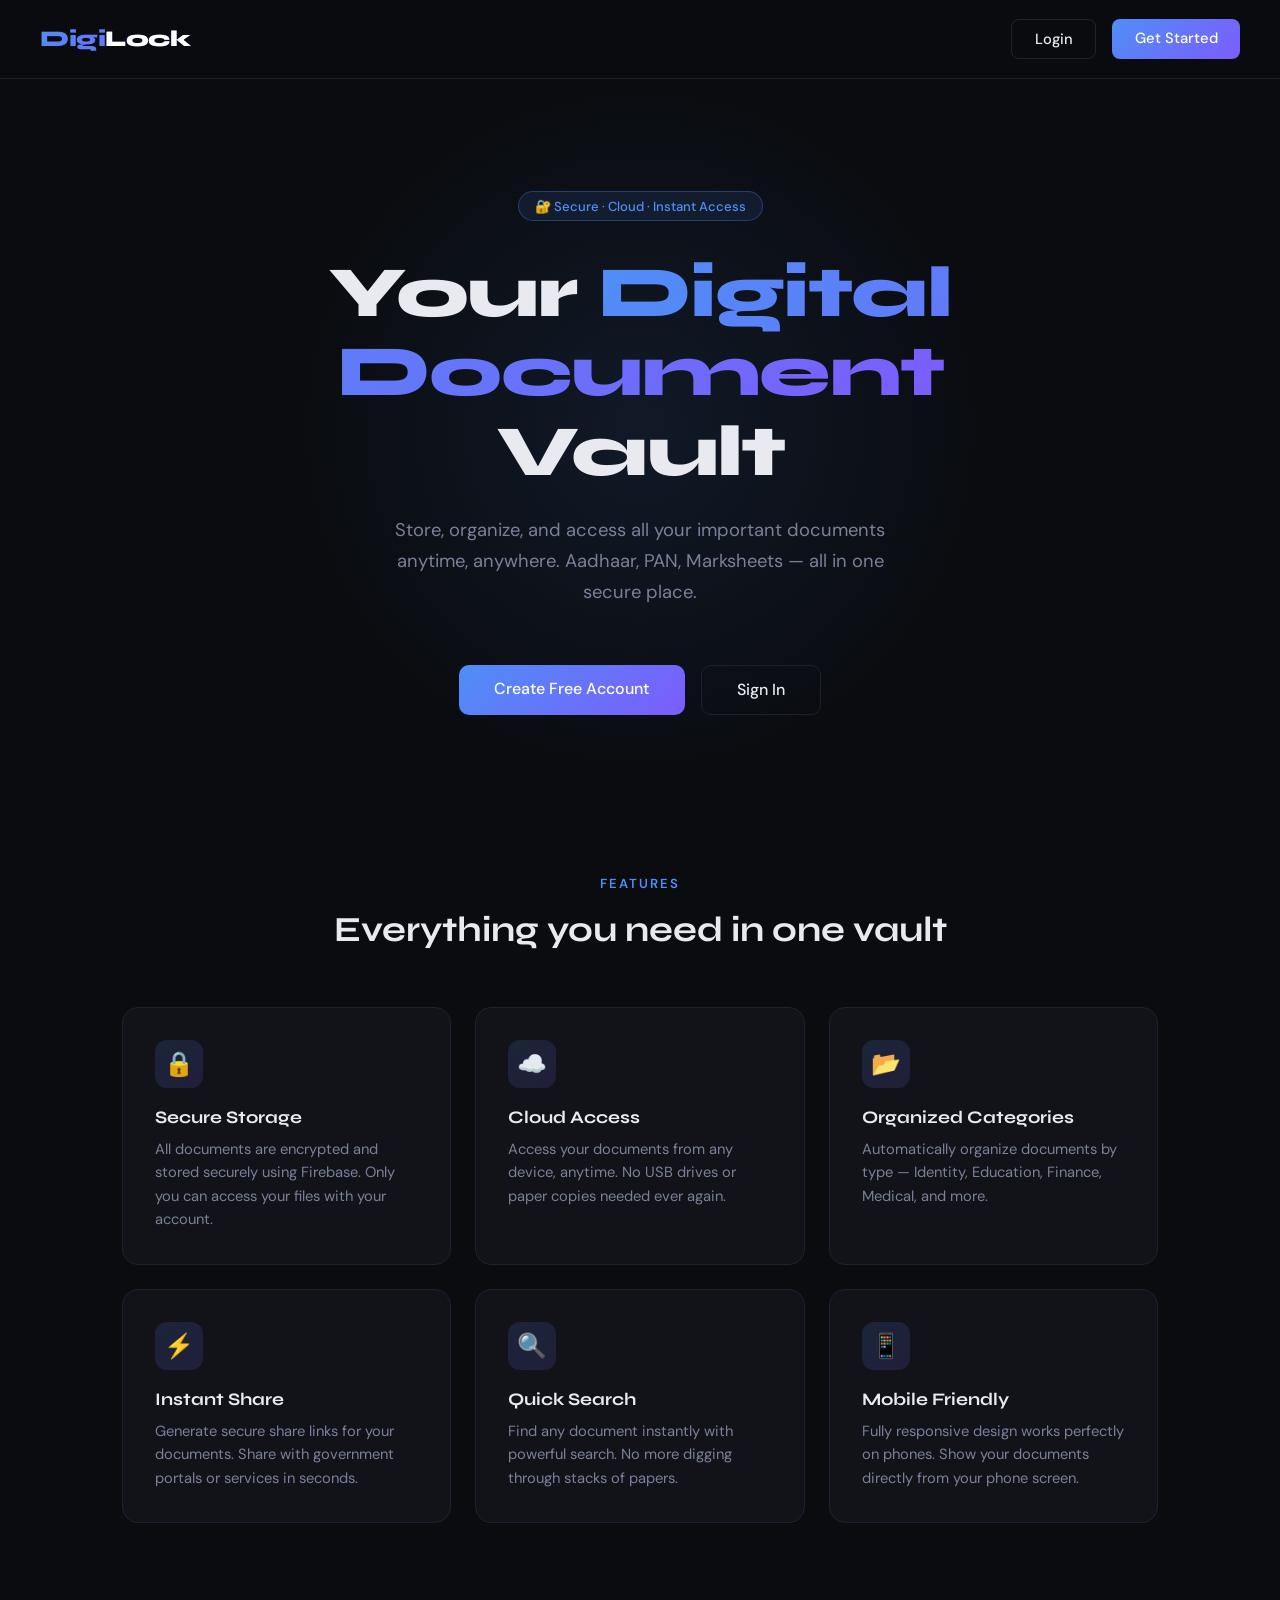
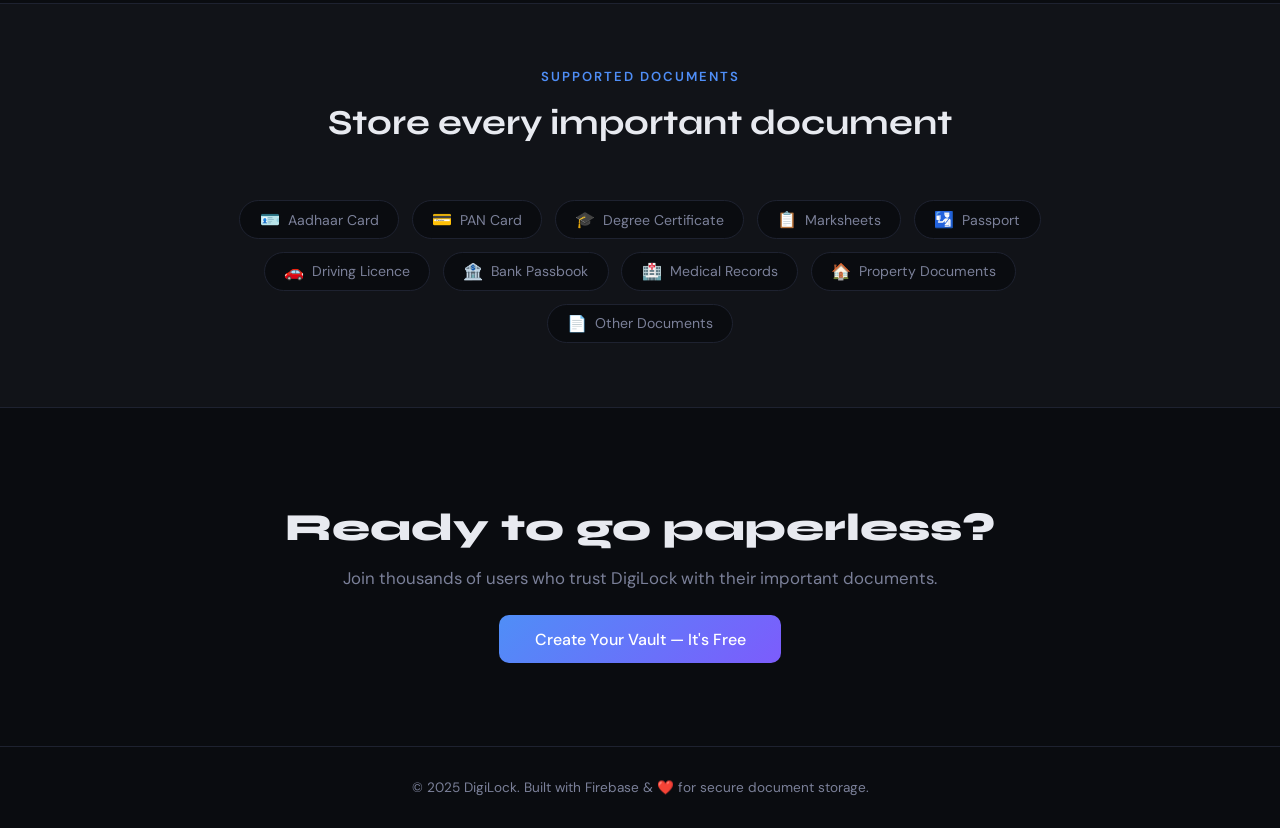
<file: index.html>
<!DOCTYPE html>
<html lang="en">
<head>
  <meta charset="UTF-8" />
  <meta name="viewport" content="width=device-width, initial-scale=1.0"/>
  <title>DigiLock – Your Digital Document Vault</title>
  <link href="https://fonts.googleapis.com/css2?family=Syne:wght@400;600;700;800&family=DM+Sans:wght@300;400;500&display=swap" rel="stylesheet"/>
  <style>
    *, *::before, *::after { box-sizing: border-box; margin: 0; padding: 0; }
    :root {
      --bg: #0a0c10;
      --surface: #111318;
      --border: #1e2230;
      --accent: #4f8ef7;
      --accent2: #7c5cfc;
      --text: #e8eaf0;
      --muted: #7b8099;
      --glow: rgba(79,142,247,0.18);
    }
    body { background: var(--bg); color: var(--text); font-family: 'DM Sans', sans-serif; min-height: 100vh; overflow-x: hidden; }
    /* NAV */
    nav { display: flex; align-items: center; justify-content: space-between; padding: 1.2rem 2.5rem; border-bottom: 1px solid var(--border); position: sticky; top: 0; background: rgba(10,12,16,0.92); backdrop-filter: blur(12px); z-index: 100; }
    .logo { font-family: 'Syne', sans-serif; font-weight: 800; font-size: 1.4rem; background: linear-gradient(135deg, var(--accent), var(--accent2)); -webkit-background-clip: text; -webkit-text-fill-color: transparent; letter-spacing: -0.5px; }
    .logo span { color: #fff; -webkit-text-fill-color: #fff; }
    .nav-links { display: flex; gap: 1rem; }
    .btn { padding: 0.55rem 1.4rem; border-radius: 8px; font-family: 'DM Sans', sans-serif; font-size: 0.92rem; font-weight: 500; cursor: pointer; text-decoration: none; transition: all 0.2s; border: none; }
    .btn-ghost { background: transparent; color: var(--text); border: 1px solid var(--border); }
    .btn-ghost:hover { border-color: var(--accent); color: var(--accent); }
    .btn-primary { background: linear-gradient(135deg, var(--accent), var(--accent2)); color: #fff; }
    .btn-primary:hover { opacity: 0.88; transform: translateY(-1px); box-shadow: 0 8px 24px var(--glow); }
    /* HERO */
    .hero { display: flex; flex-direction: column; align-items: center; text-align: center; padding: 7rem 2rem 5rem; position: relative; }
    .hero::before { content: ''; position: absolute; top: 0; left: 50%; transform: translateX(-50%); width: 700px; height: 700px; background: radial-gradient(ellipse at center, rgba(79,142,247,0.1) 0%, transparent 70%); pointer-events: none; }
    .badge { display: inline-flex; align-items: center; gap: 0.5rem; background: rgba(79,142,247,0.1); border: 1px solid rgba(79,142,247,0.3); color: var(--accent); font-size: 0.82rem; font-weight: 500; padding: 0.35rem 1rem; border-radius: 100px; margin-bottom: 2rem; animation: fadeUp 0.6s ease both; }
    .hero h1 { font-family: 'Syne', sans-serif; font-size: clamp(2.5rem, 6vw, 4.5rem); font-weight: 800; line-height: 1.1; letter-spacing: -1.5px; max-width: 750px; animation: fadeUp 0.6s 0.1s ease both; }
    .hero h1 .grad { background: linear-gradient(135deg, var(--accent), var(--accent2)); -webkit-background-clip: text; -webkit-text-fill-color: transparent; }
    .hero p { color: var(--muted); font-size: 1.15rem; max-width: 520px; margin: 1.5rem auto; line-height: 1.7; animation: fadeUp 0.6s 0.2s ease both; }
    .hero-btns { display: flex; gap: 1rem; margin-top: 2rem; animation: fadeUp 0.6s 0.3s ease both; }
    .btn-lg { padding: 0.85rem 2.2rem; font-size: 1rem; border-radius: 10px; }
    /* FEATURES */
    .features { padding: 5rem 2rem; max-width: 1100px; margin: 0 auto; }
    .section-label { text-align: center; color: var(--accent); font-size: 0.82rem; font-weight: 600; letter-spacing: 2px; text-transform: uppercase; margin-bottom: 1rem; }
    .section-title { text-align: center; font-family: 'Syne', sans-serif; font-size: 2.2rem; font-weight: 700; margin-bottom: 3.5rem; }
    .grid3 { display: grid; grid-template-columns: repeat(auto-fit, minmax(280px, 1fr)); gap: 1.5rem; }
    .card { background: var(--surface); border: 1px solid var(--border); border-radius: 16px; padding: 2rem; transition: border-color 0.2s, transform 0.2s; }
    .card:hover { border-color: var(--accent); transform: translateY(-4px); }
    .card-icon { width: 48px; height: 48px; border-radius: 12px; background: linear-gradient(135deg, rgba(79,142,247,0.15), rgba(124,92,252,0.15)); display: flex; align-items: center; justify-content: center; font-size: 1.5rem; margin-bottom: 1.2rem; }
    .card h3 { font-family: 'Syne', sans-serif; font-size: 1.1rem; font-weight: 700; margin-bottom: 0.6rem; }
    .card p { color: var(--muted); font-size: 0.92rem; line-height: 1.6; }
    /* DOC TYPES */
    .doc-types { padding: 4rem 2rem; background: var(--surface); border-top: 1px solid var(--border); border-bottom: 1px solid var(--border); }
    .doc-types-inner { max-width: 900px; margin: 0 auto; text-align: center; }
    .doc-chips { display: flex; flex-wrap: wrap; justify-content: center; gap: 0.8rem; margin-top: 2.5rem; }
    .chip { background: var(--bg); border: 1px solid var(--border); border-radius: 100px; padding: 0.5rem 1.2rem; font-size: 0.88rem; color: var(--muted); display: flex; align-items: center; gap: 0.5rem; }
    .chip span { font-size: 1rem; }
    /* CTA */
    .cta { text-align: center; padding: 6rem 2rem; }
    .cta h2 { font-family: 'Syne', sans-serif; font-size: 2.4rem; font-weight: 800; margin-bottom: 1rem; }
    .cta p { color: var(--muted); margin-bottom: 2.5rem; font-size: 1.05rem; }
    footer { text-align: center; color: var(--muted); font-size: 0.85rem; padding: 2rem; border-top: 1px solid var(--border); }
    @keyframes fadeUp { from { opacity: 0; transform: translateY(24px); } to { opacity: 1; transform: translateY(0); } }
  </style>
</head>
<body>

<nav>
  <div class="logo">Digi<span>Lock</span></div>
  <div class="nav-links">
    <a href="login.html" class="btn btn-ghost">Login</a>
    <a href="register.html" class="btn btn-primary">Get Started</a>
  </div>
</nav>

<section class="hero">
  <div class="badge">🔐 Secure · Cloud · Instant Access</div>
  <h1>Your <span class="grad">Digital Document</span> Vault</h1>
  <p>Store, organize, and access all your important documents anytime, anywhere. Aadhaar, PAN, Marksheets — all in one secure place.</p>
  <div class="hero-btns">
    <a href="register.html" class="btn btn-primary btn-lg">Create Free Account</a>
    <a href="login.html" class="btn btn-ghost btn-lg">Sign In</a>
  </div>
</section>

<section class="features">
  <p class="section-label">Features</p>
  <h2 class="section-title">Everything you need in one vault</h2>
  <div class="grid3">
    <div class="card">
      <div class="card-icon">🔒</div>
      <h3>Secure Storage</h3>
      <p>All documents are encrypted and stored securely using Firebase. Only you can access your files with your account.</p>
    </div>
    <div class="card">
      <div class="card-icon">☁️</div>
      <h3>Cloud Access</h3>
      <p>Access your documents from any device, anytime. No USB drives or paper copies needed ever again.</p>
    </div>
    <div class="card">
      <div class="card-icon">📂</div>
      <h3>Organized Categories</h3>
      <p>Automatically organize documents by type — Identity, Education, Finance, Medical, and more.</p>
    </div>
    <div class="card">
      <div class="card-icon">⚡</div>
      <h3>Instant Share</h3>
      <p>Generate secure share links for your documents. Share with government portals or services in seconds.</p>
    </div>
    <div class="card">
      <div class="card-icon">🔍</div>
      <h3>Quick Search</h3>
      <p>Find any document instantly with powerful search. No more digging through stacks of papers.</p>
    </div>
    <div class="card">
      <div class="card-icon">📱</div>
      <h3>Mobile Friendly</h3>
      <p>Fully responsive design works perfectly on phones. Show your documents directly from your phone screen.</p>
    </div>
  </div>
</section>

<section class="doc-types">
  <div class="doc-types-inner">
    <p class="section-label">Supported Documents</p>
    <h2 class="section-title">Store every important document</h2>
    <div class="doc-chips">
      <div class="chip"><span>🪪</span> Aadhaar Card</div>
      <div class="chip"><span>💳</span> PAN Card</div>
      <div class="chip"><span>🎓</span> Degree Certificate</div>
      <div class="chip"><span>📋</span> Marksheets</div>
      <div class="chip"><span>🛂</span> Passport</div>
      <div class="chip"><span>🚗</span> Driving Licence</div>
      <div class="chip"><span>🏦</span> Bank Passbook</div>
      <div class="chip"><span>🏥</span> Medical Records</div>
      <div class="chip"><span>🏠</span> Property Documents</div>
      <div class="chip"><span>📄</span> Other Documents</div>
    </div>
  </div>
</section>

<section class="cta">
  <h2>Ready to go paperless?</h2>
  <p>Join thousands of users who trust DigiLock with their important documents.</p>
  <a href="register.html" class="btn btn-primary btn-lg">Create Your Vault — It's Free</a>
</section>

<footer>© 2025 DigiLock. Built with Firebase &amp; ❤️ for secure document storage.</footer>

</body>
</html>
</file>
